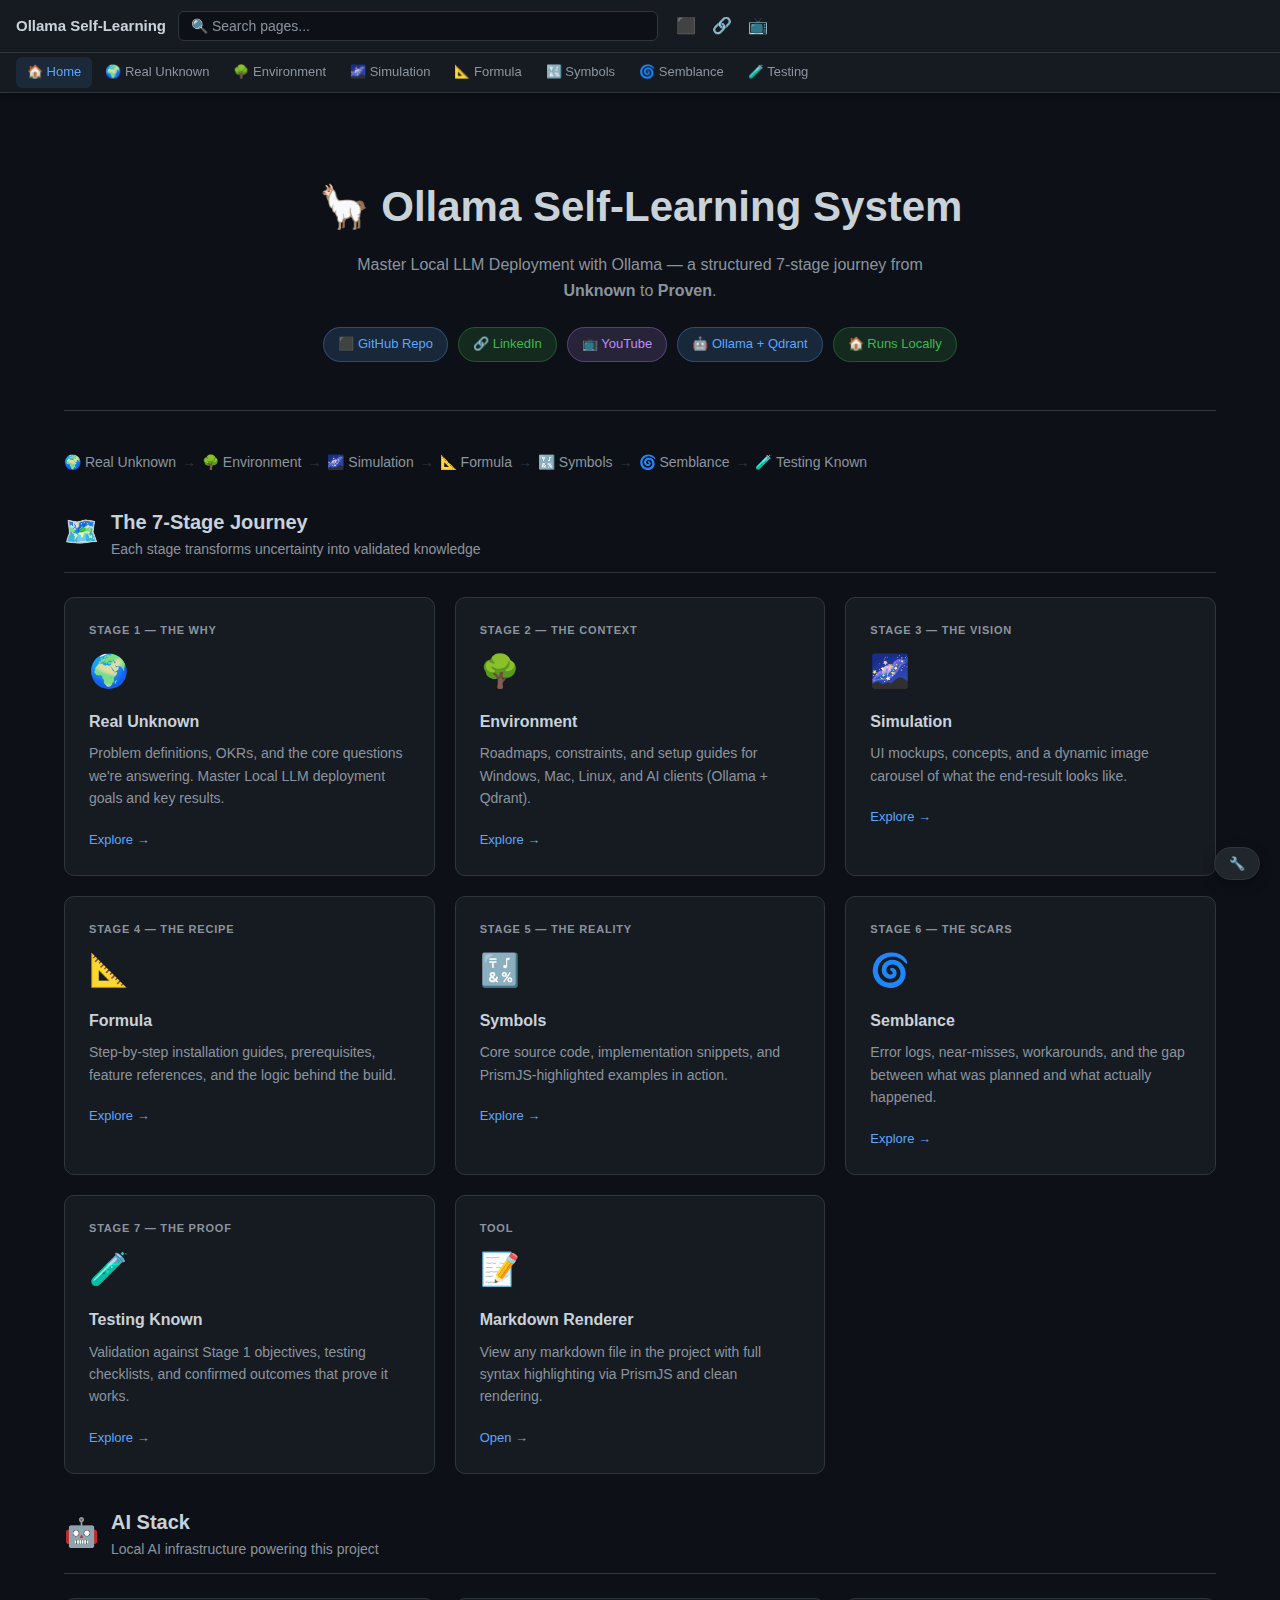
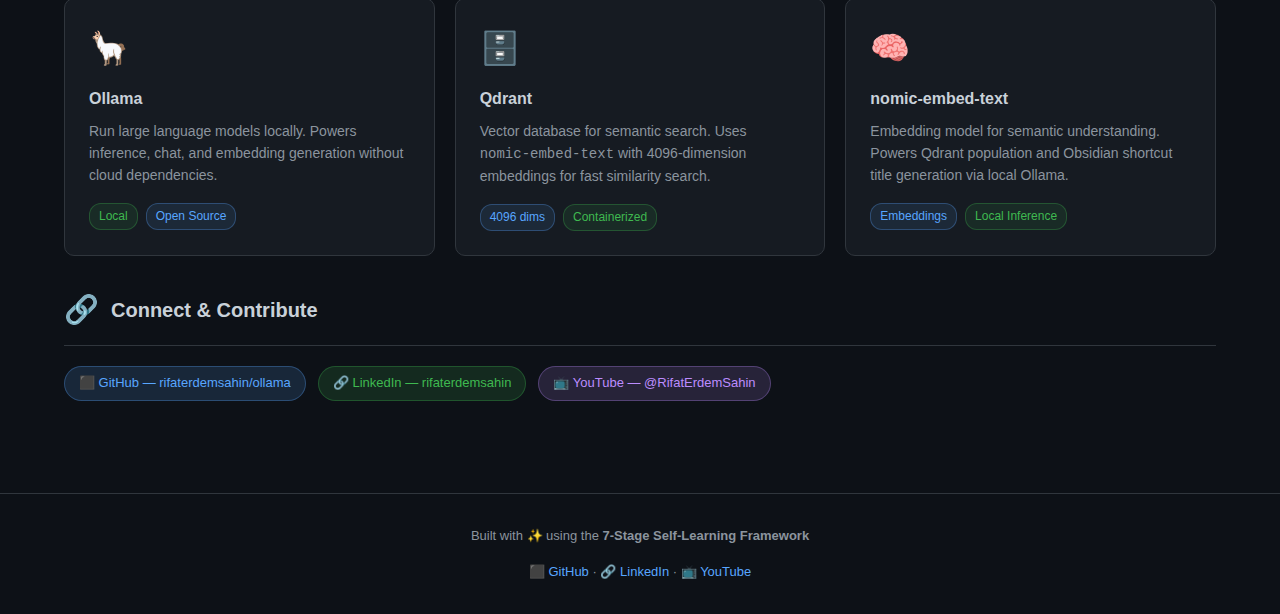
<file: index.html>
<!DOCTYPE html>
<html lang="en">
<head>
  <meta charset="UTF-8">
  <meta name="viewport" content="width=device-width, initial-scale=1.0">
  <title>Ollama Self-Learning System</title>
  <meta name="description" content="Master Local LLM Deployment with Ollama — a structured 7-stage self-learning journey from Unknown to Proven.">
  <link rel="canonical" href="https://rifaterdemsahin.github.io/ollama/">
  <link rel="stylesheet" href="nav.css">
  <style>
    .journey-arrow { color: var(--text-muted); font-size: 14px; display: flex; align-items: center; gap: 6px; flex-wrap: wrap; margin: 20px 0; }
    .journey-arrow span { white-space: nowrap; }
    .journey-sep { color: var(--border); }
    .section-card { display: block; text-decoration: none; color: inherit; }
    .section-card:hover .card-title { color: var(--accent); }
    .stage-num { font-size: 11px; font-weight: 700; color: var(--text-muted); text-transform: uppercase; letter-spacing: .8px; margin-bottom: 6px; }
  </style>
</head>
<body>

<nav id="main-nav" data-root="."></nav>

<main>
  <!-- HERO -->
  <section class="hero">
    <div class="hero-title">🦙 Ollama Self-Learning System</div>
    <p class="hero-sub">Master Local LLM Deployment with Ollama — a structured 7-stage journey from <strong>Unknown</strong> to <strong>Proven</strong>.</p>
    <div class="hero-badges">
      <a href="https://github.com/rifaterdemsahin/ollama" target="_blank" rel="noopener" class="badge badge-blue">⬛ GitHub Repo</a>
      <a href="https://www.linkedin.com/in/rifaterdemsahin" target="_blank" rel="noopener" class="badge badge-green">🔗 LinkedIn</a>
      <a href="https://www.youtube.com/@RifatErdemSahin" target="_blank" rel="noopener" class="badge badge-purple">📺 YouTube</a>
      <span class="badge badge-blue">🤖 Ollama + Qdrant</span>
      <span class="badge badge-green">🏠 Runs Locally</span>
    </div>
  </section>

  <!-- JOURNEY FLOW -->
  <div class="journey-arrow">
    <span>🌍 Real Unknown</span><span class="journey-sep">→</span>
    <span>🌳 Environment</span><span class="journey-sep">→</span>
    <span>🌌 Simulation</span><span class="journey-sep">→</span>
    <span>📐 Formula</span><span class="journey-sep">→</span>
    <span>🔣 Symbols</span><span class="journey-sep">→</span>
    <span>🌀 Semblance</span><span class="journey-sep">→</span>
    <span>🧪 Testing Known</span>
  </div>

  <!-- STAGE CARDS -->
  <div class="section-header mt-8">
    <span class="section-emoji">🗺️</span>
    <div>
      <div class="section-title">The 7-Stage Journey</div>
      <div class="section-subtitle">Each stage transforms uncertainty into validated knowledge</div>
    </div>
  </div>

  <div class="card-grid">
    <a href="1_Real_Unknown/index.html" class="card section-card">
      <div class="stage-num">Stage 1 — The Why</div>
      <span class="card-emoji">🌍</span>
      <div class="card-title">Real Unknown</div>
      <div class="card-desc">Problem definitions, OKRs, and the core questions we're answering. Master Local LLM deployment goals and key results.</div>
      <span class="card-link">Explore →</span>
    </a>

    <a href="2_Environment/index.html" class="card section-card">
      <div class="stage-num">Stage 2 — The Context</div>
      <span class="card-emoji">🌳</span>
      <div class="card-title">Environment</div>
      <div class="card-desc">Roadmaps, constraints, and setup guides for Windows, Mac, Linux, and AI clients (Ollama + Qdrant).</div>
      <span class="card-link">Explore →</span>
    </a>

    <a href="3_Simulation/index.html" class="card section-card">
      <div class="stage-num">Stage 3 — The Vision</div>
      <span class="card-emoji">🌌</span>
      <div class="card-title">Simulation</div>
      <div class="card-desc">UI mockups, concepts, and a dynamic image carousel of what the end-result looks like.</div>
      <span class="card-link">Explore →</span>
    </a>

    <a href="4_Formula/index.html" class="card section-card">
      <div class="stage-num">Stage 4 — The Recipe</div>
      <span class="card-emoji">📐</span>
      <div class="card-title">Formula</div>
      <div class="card-desc">Step-by-step installation guides, prerequisites, feature references, and the logic behind the build.</div>
      <span class="card-link">Explore →</span>
    </a>

    <a href="5_Symbols/index.html" class="card section-card">
      <div class="stage-num">Stage 5 — The Reality</div>
      <span class="card-emoji">🔣</span>
      <div class="card-title">Symbols</div>
      <div class="card-desc">Core source code, implementation snippets, and PrismJS-highlighted examples in action.</div>
      <span class="card-link">Explore →</span>
    </a>

    <a href="6_Semblance/index.html" class="card section-card">
      <div class="stage-num">Stage 6 — The Scars</div>
      <span class="card-emoji">🌀</span>
      <div class="card-title">Semblance</div>
      <div class="card-desc">Error logs, near-misses, workarounds, and the gap between what was planned and what actually happened.</div>
      <span class="card-link">Explore →</span>
    </a>

    <a href="7_Testing_Known/index.html" class="card section-card">
      <div class="stage-num">Stage 7 — The Proof</div>
      <span class="card-emoji">🧪</span>
      <div class="card-title">Testing Known</div>
      <div class="card-desc">Validation against Stage 1 objectives, testing checklists, and confirmed outcomes that prove it works.</div>
      <span class="card-link">Explore →</span>
    </a>

    <a href="markdown_renderer.html" class="card section-card">
      <div class="stage-num">Tool</div>
      <span class="card-emoji">📝</span>
      <div class="card-title">Markdown Renderer</div>
      <div class="card-desc">View any markdown file in the project with full syntax highlighting via PrismJS and clean rendering.</div>
      <span class="card-link">Open →</span>
    </a>
  </div>

  <!-- AI STACK -->
  <div class="section-header mt-8">
    <span class="section-emoji">🤖</span>
    <div>
      <div class="section-title">AI Stack</div>
      <div class="section-subtitle">Local AI infrastructure powering this project</div>
    </div>
  </div>
  <div class="card-grid">
    <div class="card">
      <span class="card-emoji">🦙</span>
      <div class="card-title">Ollama</div>
      <div class="card-desc">Run large language models locally. Powers inference, chat, and embedding generation without cloud dependencies.</div>
      <div class="flex gap-2 wrap mt-4">
        <span class="tag tag-green">Local</span>
        <span class="tag tag-blue">Open Source</span>
      </div>
    </div>
    <div class="card">
      <span class="card-emoji">🗄️</span>
      <div class="card-title">Qdrant</div>
      <div class="card-desc">Vector database for semantic search. Uses <code>nomic-embed-text</code> with 4096-dimension embeddings for fast similarity search.</div>
      <div class="flex gap-2 wrap mt-4">
        <span class="tag tag-blue">4096 dims</span>
        <span class="tag tag-green">Containerized</span>
      </div>
    </div>
    <div class="card">
      <span class="card-emoji">🧠</span>
      <div class="card-title">nomic-embed-text</div>
      <div class="card-desc">Embedding model for semantic understanding. Powers Qdrant population and Obsidian shortcut title generation via local Ollama.</div>
      <div class="flex gap-2 wrap mt-4">
        <span class="tag tag-blue">Embeddings</span>
        <span class="tag tag-green">Local Inference</span>
      </div>
    </div>
  </div>

  <!-- QUICK LINKS -->
  <div class="section-header mt-8">
    <span class="section-emoji">🔗</span>
    <div>
      <div class="section-title">Connect &amp; Contribute</div>
    </div>
  </div>
  <div class="flex gap-3 wrap">
    <a href="https://github.com/rifaterdemsahin/ollama" target="_blank" rel="noopener" class="badge badge-blue">⬛ GitHub — rifaterdemsahin/ollama</a>
    <a href="https://www.linkedin.com/in/rifaterdemsahin" target="_blank" rel="noopener" class="badge badge-green">🔗 LinkedIn — rifaterdemsahin</a>
    <a href="https://www.youtube.com/@RifatErdemSahin" target="_blank" rel="noopener" class="badge badge-purple">📺 YouTube — @RifatErdemSahin</a>
  </div>
</main>

<footer>
  <p>Built with ✨ using the <strong>7-Stage Self-Learning Framework</strong></p>
  <p class="mt-4">
    <a href="https://github.com/rifaterdemsahin/ollama" target="_blank" rel="noopener">⬛ GitHub</a> ·
    <a href="https://www.linkedin.com/in/rifaterdemsahin" target="_blank" rel="noopener">🔗 LinkedIn</a> ·
    <a href="https://www.youtube.com/@RifatErdemSahin" target="_blank" rel="noopener">📺 YouTube</a>
  </p>
</footer>

<script src="nav.js"></script>
</body>
</html>
</file>
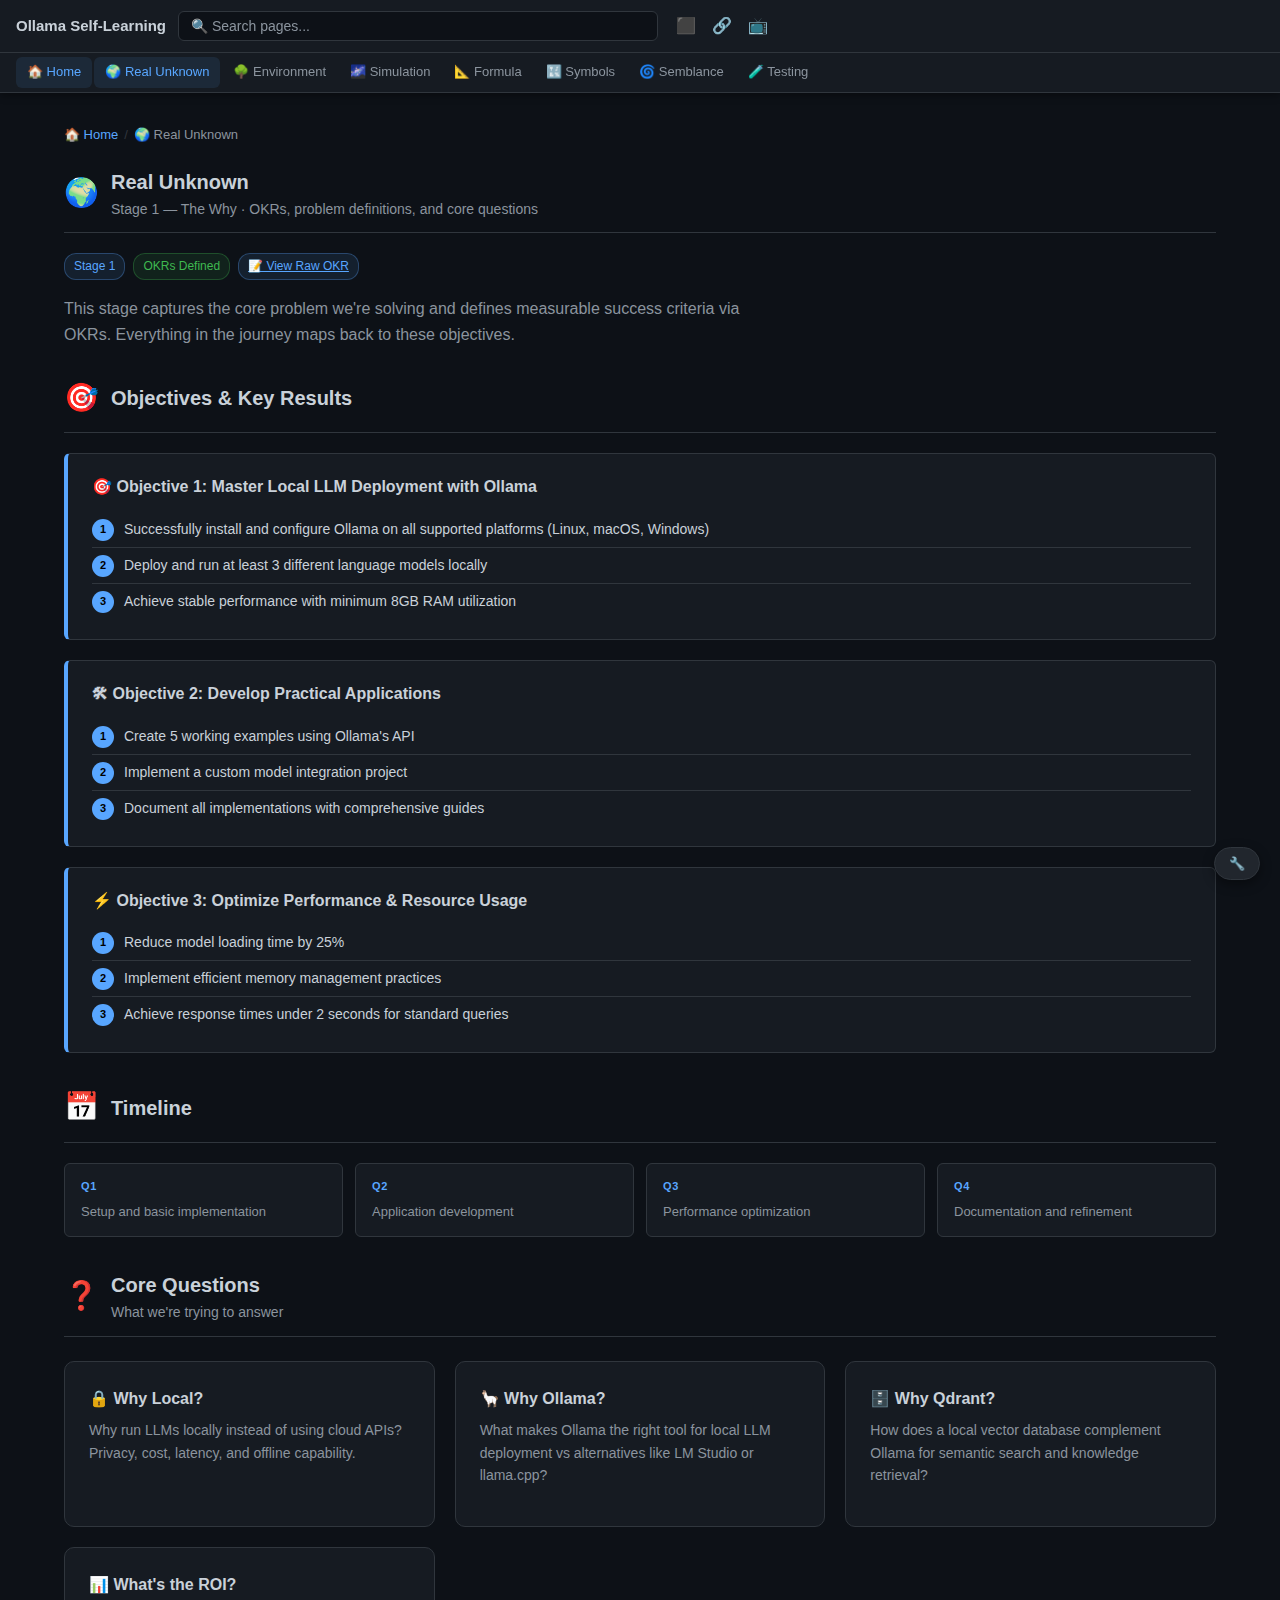
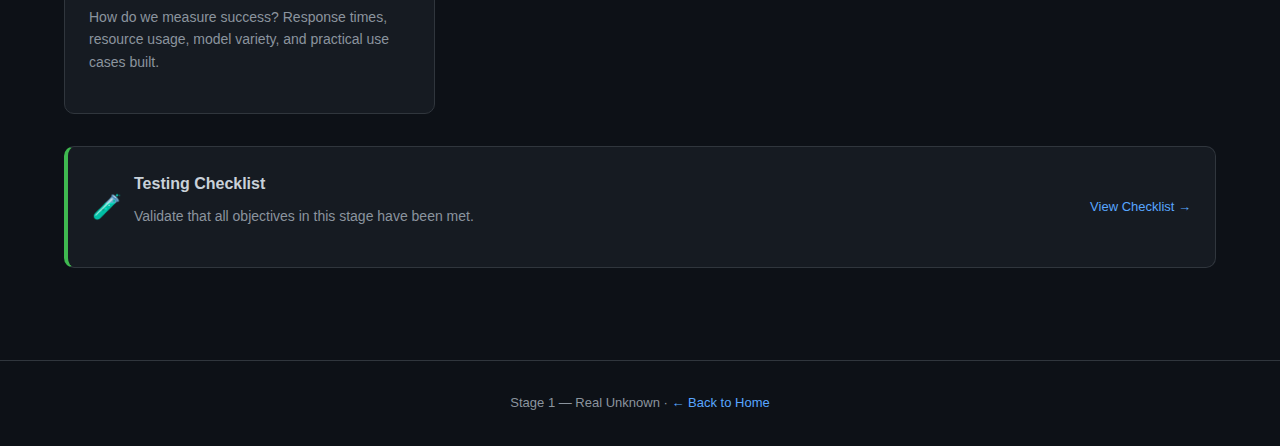
<file: 1_Real_Unknown/index.html>
<!DOCTYPE html>
<html lang="en">
<head>
  <meta charset="UTF-8">
  <meta name="viewport" content="width=device-width, initial-scale=1.0">
  <title>Real Unknown — OKRs | Ollama Self-Learning</title>
  <link rel="stylesheet" href="../nav.css">
  <style>
    .okr-block { background: var(--surface); border: 1px solid var(--border); border-left: 4px solid var(--accent); border-radius: var(--radius); padding: 20px 24px; margin-bottom: 20px; }
    .okr-objective { font-size: 16px; font-weight: 600; color: var(--text); margin-bottom: 12px; display: flex; align-items: center; gap: 8px; }
    .okr-kr-list { list-style: none; padding: 0; }
    .okr-kr-item { display: flex; align-items: flex-start; gap: 10px; padding: 6px 0; font-size: 14px; border-bottom: 1px solid var(--border); }
    .okr-kr-item:last-child { border-bottom: none; }
    .okr-kr-num { flex-shrink: 0; width: 22px; height: 22px; background: var(--accent); color: #000; font-size: 11px; font-weight: 700; border-radius: 50%; display: flex; align-items: center; justify-content: center; margin-top: 1px; }
    .timeline-grid { display: grid; grid-template-columns: repeat(auto-fit, minmax(160px, 1fr)); gap: 12px; margin: 20px 0; }
    .timeline-item { background: var(--surface); border: 1px solid var(--border); border-radius: var(--radius); padding: 14px 16px; }
    .timeline-q { font-size: 11px; font-weight: 700; color: var(--accent); text-transform: uppercase; letter-spacing: .6px; margin-bottom: 6px; }
    .timeline-desc { font-size: 13px; color: var(--text-muted); }
  </style>
</head>
<body>

<nav id="main-nav" data-root=".."></nav>

<main>
  <div class="breadcrumb">
    <a href="../index.html">🏠 Home</a>
    <span class="breadcrumb-sep">/</span>
    <span>🌍 Real Unknown</span>
  </div>

  <div class="section-header">
    <span class="section-emoji">🌍</span>
    <div>
      <div class="section-title">Real Unknown</div>
      <div class="section-subtitle">Stage 1 — The Why · OKRs, problem definitions, and core questions</div>
    </div>
  </div>

  <div class="flex gap-2 wrap mb-4">
    <span class="tag tag-blue">Stage 1</span>
    <span class="tag tag-green">OKRs Defined</span>
    <a href="../markdown_renderer.html?file=1_Real_Unknown/okr.md" class="tag tag-blue">📝 View Raw OKR</a>
  </div>

  <p style="color:var(--text-muted); margin-bottom:28px; max-width:680px;">
    This stage captures the core problem we're solving and defines measurable success criteria via OKRs.
    Everything in the journey maps back to these objectives.
  </p>

  <!-- OKRs -->
  <div class="section-header">
    <span class="section-emoji">🎯</span>
    <div>
      <div class="section-title">Objectives &amp; Key Results</div>
    </div>
  </div>

  <div class="okr-block">
    <div class="okr-objective">🎯 Objective 1: Master Local LLM Deployment with Ollama</div>
    <ul class="okr-kr-list">
      <li class="okr-kr-item"><span class="okr-kr-num">1</span><span>Successfully install and configure Ollama on all supported platforms (Linux, macOS, Windows)</span></li>
      <li class="okr-kr-item"><span class="okr-kr-num">2</span><span>Deploy and run at least 3 different language models locally</span></li>
      <li class="okr-kr-item"><span class="okr-kr-num">3</span><span>Achieve stable performance with minimum 8GB RAM utilization</span></li>
    </ul>
  </div>

  <div class="okr-block">
    <div class="okr-objective">🛠 Objective 2: Develop Practical Applications</div>
    <ul class="okr-kr-list">
      <li class="okr-kr-item"><span class="okr-kr-num">1</span><span>Create 5 working examples using Ollama's API</span></li>
      <li class="okr-kr-item"><span class="okr-kr-num">2</span><span>Implement a custom model integration project</span></li>
      <li class="okr-kr-item"><span class="okr-kr-num">3</span><span>Document all implementations with comprehensive guides</span></li>
    </ul>
  </div>

  <div class="okr-block">
    <div class="okr-objective">⚡ Objective 3: Optimize Performance &amp; Resource Usage</div>
    <ul class="okr-kr-list">
      <li class="okr-kr-item"><span class="okr-kr-num">1</span><span>Reduce model loading time by 25%</span></li>
      <li class="okr-kr-item"><span class="okr-kr-num">2</span><span>Implement efficient memory management practices</span></li>
      <li class="okr-kr-item"><span class="okr-kr-num">3</span><span>Achieve response times under 2 seconds for standard queries</span></li>
    </ul>
  </div>

  <!-- Timeline -->
  <div class="section-header mt-8">
    <span class="section-emoji">📅</span>
    <div><div class="section-title">Timeline</div></div>
  </div>
  <div class="timeline-grid">
    <div class="timeline-item"><div class="timeline-q">Q1</div><div class="timeline-desc">Setup and basic implementation</div></div>
    <div class="timeline-item"><div class="timeline-q">Q2</div><div class="timeline-desc">Application development</div></div>
    <div class="timeline-item"><div class="timeline-q">Q3</div><div class="timeline-desc">Performance optimization</div></div>
    <div class="timeline-item"><div class="timeline-q">Q4</div><div class="timeline-desc">Documentation and refinement</div></div>
  </div>

  <!-- Core Questions -->
  <div class="section-header mt-8">
    <span class="section-emoji">❓</span>
    <div><div class="section-title">Core Questions</div><div class="section-subtitle">What we're trying to answer</div></div>
  </div>
  <div class="card-grid">
    <div class="card"><div class="card-title">🔒 Why Local?</div><div class="card-desc">Why run LLMs locally instead of using cloud APIs? Privacy, cost, latency, and offline capability.</div></div>
    <div class="card"><div class="card-title">🦙 Why Ollama?</div><div class="card-desc">What makes Ollama the right tool for local LLM deployment vs alternatives like LM Studio or llama.cpp?</div></div>
    <div class="card"><div class="card-title">🗄️ Why Qdrant?</div><div class="card-desc">How does a local vector database complement Ollama for semantic search and knowledge retrieval?</div></div>
    <div class="card"><div class="card-title">📊 What's the ROI?</div><div class="card-desc">How do we measure success? Response times, resource usage, model variety, and practical use cases built.</div></div>
  </div>

  <!-- Testing link -->
  <div class="card mt-8" style="border-left:4px solid var(--green)">
    <div class="flex items-center gap-3">
      <span style="font-size:24px">🧪</span>
      <div>
        <div class="card-title">Testing Checklist</div>
        <div class="card-desc">Validate that all objectives in this stage have been met.</div>
      </div>
      <a href="../markdown_renderer.html?file=1_Real_Unknown/testing_checklist.md" class="card-link" style="margin-left:auto">View Checklist →</a>
    </div>
  </div>
</main>

<footer>
  <p>Stage 1 — Real Unknown · <a href="../index.html">← Back to Home</a></p>
</footer>

<script src="../nav.js"></script>
</body>
</html>
</file>
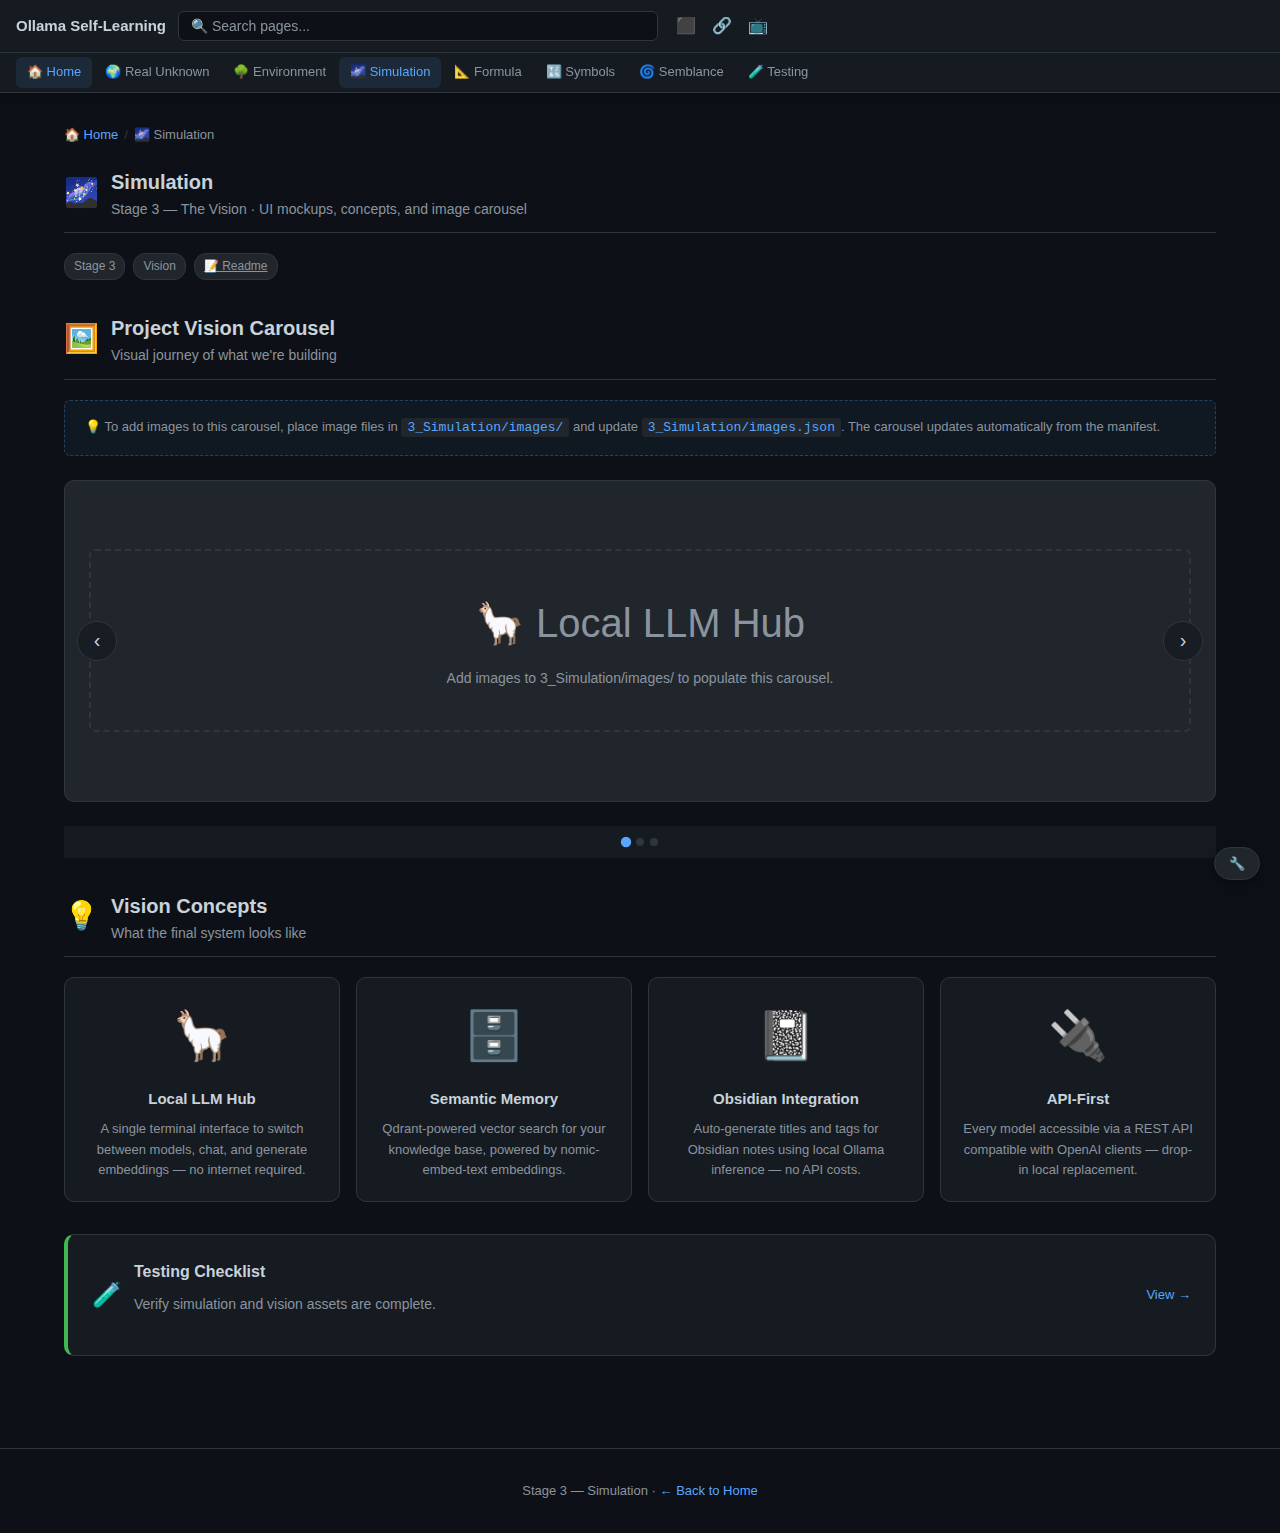
<file: 3_Simulation/index.html>
<!DOCTYPE html>
<html lang="en">
<head>
  <meta charset="UTF-8">
  <meta name="viewport" content="width=device-width, initial-scale=1.0">
  <title>Simulation — Vision | Ollama Self-Learning</title>
  <link rel="stylesheet" href="../nav.css">
  <style>
    .add-image-note {
      background: rgba(88,166,255,.05);
      border: 1px dashed rgba(88,166,255,.3);
      border-radius: var(--radius);
      padding: 16px 20px;
      font-size: 13px;
      color: var(--text-muted);
      margin-bottom: 20px;
    }
    .add-image-note code {
      background: var(--surface2);
      padding: 2px 6px;
      border-radius: 3px;
      color: var(--accent);
    }
    .vision-grid { display: grid; grid-template-columns: repeat(auto-fill, minmax(240px, 1fr)); gap: 16px; margin: 20px 0; }
    .vision-card { background: var(--surface); border: 1px solid var(--border); border-radius: 10px; padding: 20px; text-align: center; }
    .vision-card .big-emoji { font-size: 48px; margin-bottom: 12px; display: block; }
    .vision-card h3 { font-size: 15px; font-weight: 600; margin-bottom: 8px; }
    .vision-card p { font-size: 13px; color: var(--text-muted); }
  </style>
</head>
<body>

<nav id="main-nav" data-root=".."></nav>

<main>
  <div class="breadcrumb">
    <a href="../index.html">🏠 Home</a>
    <span class="breadcrumb-sep">/</span>
    <span>🌌 Simulation</span>
  </div>

  <div class="section-header">
    <span class="section-emoji">🌌</span>
    <div>
      <div class="section-title">Simulation</div>
      <div class="section-subtitle">Stage 3 — The Vision · UI mockups, concepts, and image carousel</div>
    </div>
  </div>

  <div class="flex gap-2 wrap mb-4">
    <span class="tag">Stage 3</span>
    <span class="tag tag-purple">Vision</span>
    <a href="../markdown_renderer.html?file=3_Simulation/readme.md" class="tag">📝 Readme</a>
  </div>

  <!-- IMAGE CAROUSEL -->
  <div class="section-header mt-8">
    <span class="section-emoji">🖼️</span>
    <div>
      <div class="section-title">Project Vision Carousel</div>
      <div class="section-subtitle">Visual journey of what we're building</div>
    </div>
  </div>

  <div class="add-image-note">
    💡 To add images to this carousel, place image files in <code>3_Simulation/images/</code> and update <code>3_Simulation/images.json</code>.
    The carousel updates automatically from the manifest.
  </div>

  <div class="carousel-wrap" id="carousel">
    <div class="carousel-track" id="carousel-track"></div>
    <button class="carousel-btn carousel-prev" id="carousel-prev">‹</button>
    <button class="carousel-btn carousel-next" id="carousel-next">›</button>
  </div>
  <div class="carousel-dots" id="carousel-dots"></div>

  <!-- VISION CONCEPTS -->
  <div class="section-header mt-8">
    <span class="section-emoji">💡</span>
    <div>
      <div class="section-title">Vision Concepts</div>
      <div class="section-subtitle">What the final system looks like</div>
    </div>
  </div>
  <div class="vision-grid">
    <div class="vision-card">
      <span class="big-emoji">🦙</span>
      <h3>Local LLM Hub</h3>
      <p>A single terminal interface to switch between models, chat, and generate embeddings — no internet required.</p>
    </div>
    <div class="vision-card">
      <span class="big-emoji">🗄️</span>
      <h3>Semantic Memory</h3>
      <p>Qdrant-powered vector search for your knowledge base, powered by nomic-embed-text embeddings.</p>
    </div>
    <div class="vision-card">
      <span class="big-emoji">📓</span>
      <h3>Obsidian Integration</h3>
      <p>Auto-generate titles and tags for Obsidian notes using local Ollama inference — no API costs.</p>
    </div>
    <div class="vision-card">
      <span class="big-emoji">🔌</span>
      <h3>API-First</h3>
      <p>Every model accessible via a REST API compatible with OpenAI clients — drop-in local replacement.</p>
    </div>
  </div>

  <div class="card mt-8" style="border-left:4px solid var(--green)">
    <div class="flex items-center gap-3">
      <span style="font-size:24px">🧪</span>
      <div>
        <div class="card-title">Testing Checklist</div>
        <div class="card-desc">Verify simulation and vision assets are complete.</div>
      </div>
      <a href="../markdown_renderer.html?file=3_Simulation/testing_checklist.md" class="card-link" style="margin-left:auto">View →</a>
    </div>
  </div>
</main>

<footer>
  <p>Stage 3 — Simulation · <a href="../index.html">← Back to Home</a></p>
</footer>

<script src="../nav.js"></script>
<script>
(function() {
  var track  = document.getElementById('carousel-track');
  var dots   = document.getElementById('carousel-dots');
  var prevBtn = document.getElementById('carousel-prev');
  var nextBtn = document.getElementById('carousel-next');
  var current = 0;
  var slides = [];
  var autoTimer;

  // Load images from manifest
  fetch('../3_Simulation/images.json')
    .then(function(r) { return r.json(); })
    .then(function(data) { buildCarousel(data.images || []); })
    .catch(function() { buildCarousel([]); });

  function buildCarousel(images) {
    if (!images.length) {
      // Placeholder slides when no images
      images = [
        { src: null, title: '🦙 Local LLM Hub', desc: 'Add images to 3_Simulation/images/ to populate this carousel.' },
        { src: null, title: '🗄️ Qdrant Vector DB', desc: 'Semantic search powered by nomic-embed-text (4096 dims).' },
        { src: null, title: '📐 The Formula', desc: 'Step-by-step recipes from installation to production.' }
      ];
    }

    slides = images;
    track.innerHTML = '';
    dots.innerHTML = '';

    images.forEach(function(img, i) {
      var slide = document.createElement('div');
      slide.className = 'carousel-slide';
      if (img.src) {
        slide.innerHTML = '<img src="../3_Simulation/images/' + img.src + '" alt="' + (img.title || '') + '">';
      } else {
        slide.innerHTML = '<div class="slide-placeholder"><div style="font-size:40px;margin-bottom:12px">' + (img.title || '🌌') + '</div><p>' + (img.desc || '') + '</p></div>';
      }
      track.appendChild(slide);

      var dot = document.createElement('button');
      dot.className = 'carousel-dot' + (i === 0 ? ' active' : '');
      dot.setAttribute('aria-label', 'Slide ' + (i + 1));
      dot.addEventListener('click', function() { goTo(i); });
      dots.appendChild(dot);
    });

    goTo(0);
    startAuto();
  }

  function goTo(n) {
    current = (n + slides.length) % slides.length;
    track.style.transform = 'translateX(-' + (current * 100) + '%)';
    document.querySelectorAll('.carousel-dot').forEach(function(d, i) {
      d.classList.toggle('active', i === current);
    });
  }

  function startAuto() {
    clearInterval(autoTimer);
    autoTimer = setInterval(function() { goTo(current + 1); }, 4000);
  }

  prevBtn.addEventListener('click', function() { goTo(current - 1); startAuto(); });
  nextBtn.addEventListener('click', function() { goTo(current + 1); startAuto(); });
})();
</script>
</body>
</html>
</file>
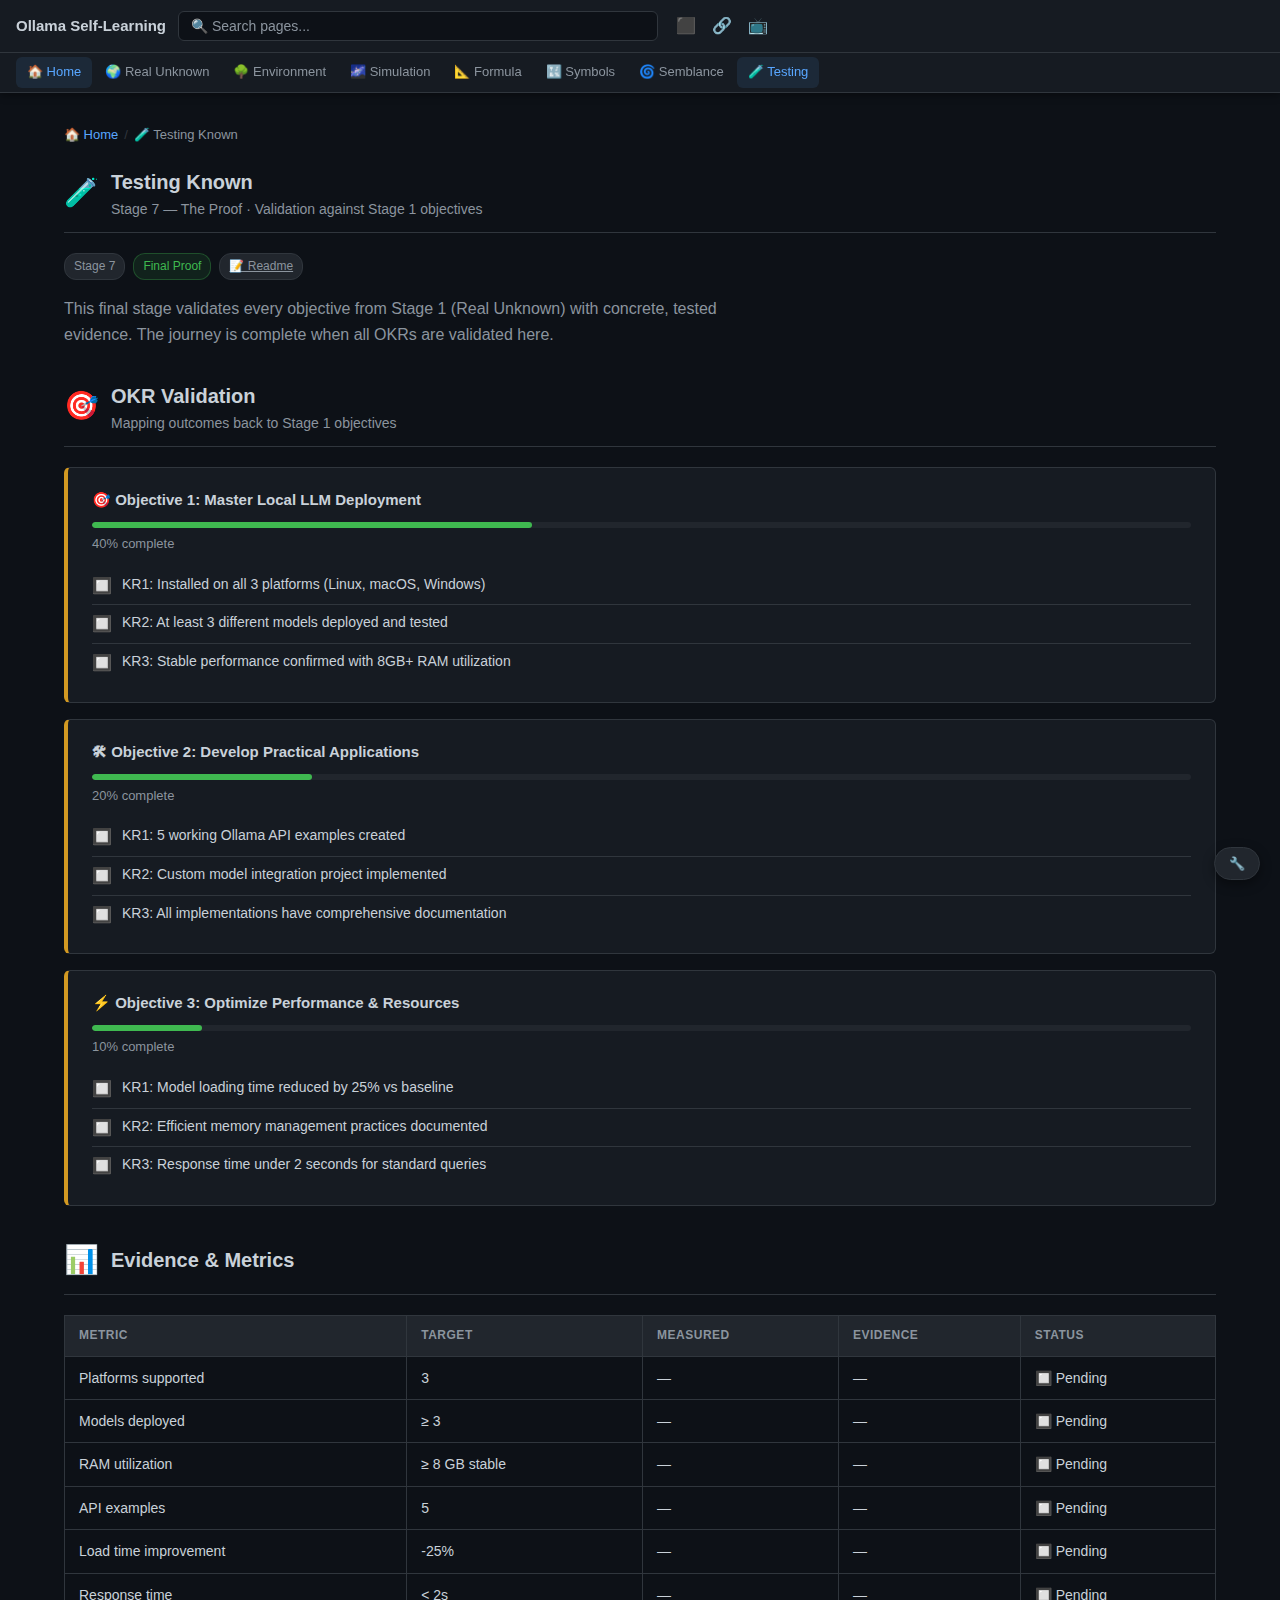
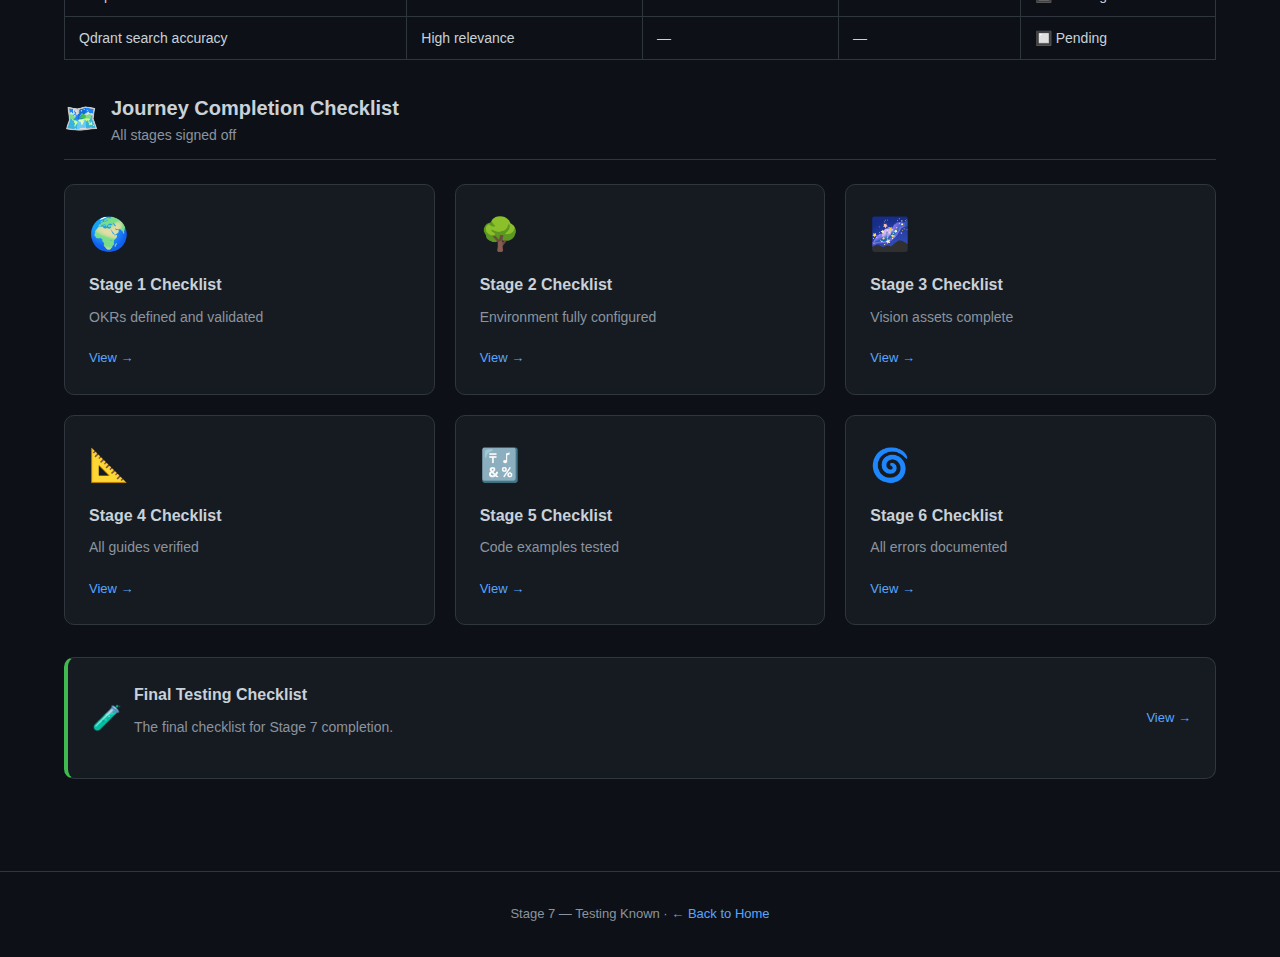
<file: 7_Testing_Known/index.html>
<!DOCTYPE html>
<html lang="en">
<head>
  <meta charset="UTF-8">
  <meta name="viewport" content="width=device-width, initial-scale=1.0">
  <title>Testing Known — Proof | Ollama Self-Learning</title>
  <link rel="stylesheet" href="../nav.css">
  <style>
    .validation-block { background: var(--surface); border: 1px solid var(--border); border-radius: var(--radius); padding: 20px 24px; margin-bottom: 16px; }
    .validation-block.passed { border-left: 4px solid var(--green); }
    .validation-block.pending { border-left: 4px solid var(--yellow); }
    .validation-title { font-size: 15px; font-weight: 600; margin-bottom: 10px; }
    .val-check { display: flex; gap: 10px; align-items: flex-start; padding: 6px 0; font-size: 14px; border-bottom: 1px solid var(--border); }
    .val-check:last-child { border-bottom: none; }
    .val-icon { flex-shrink: 0; font-size: 16px; }
    .proof-table { width: 100%; border-collapse: collapse; font-size: 14px; margin: 16px 0; }
    .proof-table th { background: var(--surface2); padding: 10px 14px; text-align: left; border: 1px solid var(--border); font-size: 12px; font-weight: 600; text-transform: uppercase; letter-spacing: .5px; color: var(--text-muted); }
    .proof-table td { padding: 10px 14px; border: 1px solid var(--border); }
    .proof-table tr:hover td { background: var(--surface2); }
    .progress-bar { height: 6px; background: var(--surface2); border-radius: 3px; overflow: hidden; margin-top: 6px; }
    .progress-fill { height: 100%; background: var(--green); border-radius: 3px; transition: width .4s ease; }
  </style>
</head>
<body>

<nav id="main-nav" data-root=".."></nav>

<main>
  <div class="breadcrumb">
    <a href="../index.html">🏠 Home</a>
    <span class="breadcrumb-sep">/</span>
    <span>🧪 Testing Known</span>
  </div>

  <div class="section-header">
    <span class="section-emoji">🧪</span>
    <div>
      <div class="section-title">Testing Known</div>
      <div class="section-subtitle">Stage 7 — The Proof · Validation against Stage 1 objectives</div>
    </div>
  </div>

  <div class="flex gap-2 wrap mb-4">
    <span class="tag">Stage 7</span>
    <span class="tag tag-green">Final Proof</span>
    <a href="../markdown_renderer.html?file=7_Testing_Known/readme.md" class="tag">📝 Readme</a>
  </div>

  <p style="color:var(--text-muted); max-width:680px; margin-bottom:28px;">
    This final stage validates every objective from Stage 1 (Real Unknown) with concrete, tested evidence.
    The journey is complete when all OKRs are validated here.
  </p>

  <!-- OKR Validation -->
  <div class="section-header mt-8">
    <span class="section-emoji">🎯</span>
    <div><div class="section-title">OKR Validation</div><div class="section-subtitle">Mapping outcomes back to Stage 1 objectives</div></div>
  </div>

  <div class="validation-block pending">
    <div class="validation-title">🎯 Objective 1: Master Local LLM Deployment</div>
    <div class="progress-bar"><div class="progress-fill" style="width:40%"></div></div>
    <p class="text-sm text-muted" style="margin:6px 0 12px">40% complete</p>
    <div class="val-check"><span class="val-icon">🔲</span><span>KR1: Installed on all 3 platforms (Linux, macOS, Windows)</span></div>
    <div class="val-check"><span class="val-icon">🔲</span><span>KR2: At least 3 different models deployed and tested</span></div>
    <div class="val-check"><span class="val-icon">🔲</span><span>KR3: Stable performance confirmed with 8GB+ RAM utilization</span></div>
  </div>

  <div class="validation-block pending">
    <div class="validation-title">🛠 Objective 2: Develop Practical Applications</div>
    <div class="progress-bar"><div class="progress-fill" style="width:20%"></div></div>
    <p class="text-sm text-muted" style="margin:6px 0 12px">20% complete</p>
    <div class="val-check"><span class="val-icon">🔲</span><span>KR1: 5 working Ollama API examples created</span></div>
    <div class="val-check"><span class="val-icon">🔲</span><span>KR2: Custom model integration project implemented</span></div>
    <div class="val-check"><span class="val-icon">🔲</span><span>KR3: All implementations have comprehensive documentation</span></div>
  </div>

  <div class="validation-block pending">
    <div class="validation-title">⚡ Objective 3: Optimize Performance &amp; Resources</div>
    <div class="progress-bar"><div class="progress-fill" style="width:10%"></div></div>
    <p class="text-sm text-muted" style="margin:6px 0 12px">10% complete</p>
    <div class="val-check"><span class="val-icon">🔲</span><span>KR1: Model loading time reduced by 25% vs baseline</span></div>
    <div class="val-check"><span class="val-icon">🔲</span><span>KR2: Efficient memory management practices documented</span></div>
    <div class="val-check"><span class="val-icon">🔲</span><span>KR3: Response time under 2 seconds for standard queries</span></div>
  </div>

  <!-- Evidence Table -->
  <div class="section-header mt-8">
    <span class="section-emoji">📊</span>
    <div><div class="section-title">Evidence &amp; Metrics</div></div>
  </div>

  <table class="proof-table">
    <thead>
      <tr>
        <th>Metric</th><th>Target</th><th>Measured</th><th>Evidence</th><th>Status</th>
      </tr>
    </thead>
    <tbody>
      <tr><td>Platforms supported</td><td>3</td><td>—</td><td>—</td><td>🔲 Pending</td></tr>
      <tr><td>Models deployed</td><td>≥ 3</td><td>—</td><td>—</td><td>🔲 Pending</td></tr>
      <tr><td>RAM utilization</td><td>≥ 8 GB stable</td><td>—</td><td>—</td><td>🔲 Pending</td></tr>
      <tr><td>API examples</td><td>5</td><td>—</td><td>—</td><td>🔲 Pending</td></tr>
      <tr><td>Load time improvement</td><td>-25%</td><td>—</td><td>—</td><td>🔲 Pending</td></tr>
      <tr><td>Response time</td><td>&lt; 2s</td><td>—</td><td>—</td><td>🔲 Pending</td></tr>
      <tr><td>Qdrant search accuracy</td><td>High relevance</td><td>—</td><td>—</td><td>🔲 Pending</td></tr>
    </tbody>
  </table>

  <!-- Stage-by-Stage Validation -->
  <div class="section-header mt-8">
    <span class="section-emoji">🗺️</span>
    <div><div class="section-title">Journey Completion Checklist</div><div class="section-subtitle">All stages signed off</div></div>
  </div>
  <div class="card-grid">
    <a href="../1_Real_Unknown/testing_checklist.md" class="card section-card" style="text-decoration:none;color:inherit">
      <span class="card-emoji">🌍</span><div class="card-title">Stage 1 Checklist</div><div class="card-desc">OKRs defined and validated</div><span class="card-link">View →</span>
    </a>
    <a href="../2_Environment/testing_checklist.md" class="card section-card" style="text-decoration:none;color:inherit">
      <span class="card-emoji">🌳</span><div class="card-title">Stage 2 Checklist</div><div class="card-desc">Environment fully configured</div><span class="card-link">View →</span>
    </a>
    <a href="../3_Simulation/testing_checklist.md" class="card section-card" style="text-decoration:none;color:inherit">
      <span class="card-emoji">🌌</span><div class="card-title">Stage 3 Checklist</div><div class="card-desc">Vision assets complete</div><span class="card-link">View →</span>
    </a>
    <a href="../4_Formula/testing_checklist.md" class="card section-card" style="text-decoration:none;color:inherit">
      <span class="card-emoji">📐</span><div class="card-title">Stage 4 Checklist</div><div class="card-desc">All guides verified</div><span class="card-link">View →</span>
    </a>
    <a href="../5_Symbols/testing_checklist.md" class="card section-card" style="text-decoration:none;color:inherit">
      <span class="card-emoji">🔣</span><div class="card-title">Stage 5 Checklist</div><div class="card-desc">Code examples tested</div><span class="card-link">View →</span>
    </a>
    <a href="../6_Semblance/testing_checklist.md" class="card section-card" style="text-decoration:none;color:inherit">
      <span class="card-emoji">🌀</span><div class="card-title">Stage 6 Checklist</div><div class="card-desc">All errors documented</div><span class="card-link">View →</span>
    </a>
  </div>

  <div class="card mt-8" style="border-left:4px solid var(--green)">
    <div class="flex items-center gap-3">
      <span style="font-size:24px">🧪</span>
      <div>
        <div class="card-title">Final Testing Checklist</div>
        <div class="card-desc">The final checklist for Stage 7 completion.</div>
      </div>
      <a href="../markdown_renderer.html?file=7_Testing_Known/testing_checklist.md" class="card-link" style="margin-left:auto">View →</a>
    </div>
  </div>
</main>

<footer>
  <p>Stage 7 — Testing Known · <a href="../index.html">← Back to Home</a></p>
</footer>

<script src="../nav.js"></script>
</body>
</html>
</file>
<file: nav.css>
/* nav.css — Shared navigation styles for Ollama Self-Learning System */

:root {
  --bg:        #0d1117;
  --surface:   #161b22;
  --surface2:  #21262d;
  --border:    #30363d;
  --text:      #c9d1d9;
  --text-muted:#8b949e;
  --accent:    #58a6ff;
  --green:     #3fb950;
  --yellow:    #d29922;
  --red:       #f85149;
  --purple:    #bc8cff;
  --nav-h:     52px;
  --debug-h:   36px;
  --content-h: 40px;
  --radius:    6px;
  --transition:150ms ease;
}

* { box-sizing: border-box; margin: 0; padding: 0; }

body {
  font-family: -apple-system, BlinkMacSystemFont, 'Segoe UI', Roboto, sans-serif;
  background: var(--bg);
  color: var(--text);
  line-height: 1.6;
}

/* ── NAV WRAPPER ─────────────────────────────────────────────────────────── */
#main-nav {
  position: sticky;
  top: 0;
  z-index: 1000;
  background: var(--surface);
  border-bottom: 1px solid var(--border);
  box-shadow: 0 2px 8px rgba(0,0,0,.4);
}

.nav-container { width: 100%; }

/* ── TOP BAR (brand + search + social) ──────────────────────────────────── */
.nav-top {
  display: flex;
  align-items: center;
  gap: 12px;
  padding: 0 16px;
  height: var(--nav-h);
  max-width: 1400px;
  margin: 0 auto;
}

.nav-brand {
  display: flex;
  align-items: center;
  gap: 10px;
  flex-shrink: 0;
}

.nav-hamburger {
  display: none;
  background: none;
  border: 1px solid var(--border);
  color: var(--text);
  font-size: 18px;
  width: 34px; height: 34px;
  border-radius: var(--radius);
  cursor: pointer;
  transition: var(--transition);
}
.nav-hamburger:hover { background: var(--surface2); }

.nav-title {
  font-size: 15px;
  font-weight: 600;
  color: var(--text);
  text-decoration: none;
  white-space: nowrap;
}
.nav-title:hover { color: var(--accent); }

/* ── SEARCH ──────────────────────────────────────────────────────────────── */
.nav-search-wrap {
  position: relative;
  flex: 1;
  max-width: 480px;
}

.nav-search {
  width: 100%;
  background: var(--bg);
  border: 1px solid var(--border);
  color: var(--text);
  font-size: 14px;
  padding: 6px 12px;
  border-radius: var(--radius);
  outline: none;
  transition: var(--transition);
}
.nav-search:focus { border-color: var(--accent); box-shadow: 0 0 0 3px rgba(88,166,255,.15); }
.nav-search::placeholder { color: var(--text-muted); }

.nav-search-results {
  display: none;
  position: absolute;
  top: calc(100% + 4px);
  left: 0; right: 0;
  background: var(--surface);
  border: 1px solid var(--border);
  border-radius: var(--radius);
  box-shadow: 0 8px 24px rgba(0,0,0,.5);
  max-height: 360px;
  overflow-y: auto;
  z-index: 2000;
}

.nav-search-item {
  display: flex;
  align-items: flex-start;
  gap: 10px;
  padding: 9px 14px;
  text-decoration: none;
  color: var(--text);
  border-bottom: 1px solid var(--border);
  transition: var(--transition);
}
.nav-search-item:last-child { border-bottom: none; }
.nav-search-item:hover, .nav-search-item.active { background: var(--surface2); }
.nav-search-emoji { font-size: 16px; flex-shrink: 0; margin-top: 1px; }
.nav-search-text { display: flex; flex-direction: column; gap: 2px; }
.nav-search-label { font-size: 14px; font-weight: 500; }
.nav-search-desc  { font-size: 12px; color: var(--text-muted); }
.nav-search-empty { padding: 12px 14px; color: var(--text-muted); font-size: 14px; }
.nav-search-item mark { background: none; color: var(--accent); font-weight: 600; }

/* ── SOCIAL LINKS ────────────────────────────────────────────────────────── */
.nav-social { display: flex; align-items: center; gap: 4px; flex-shrink: 0; }
.nav-social-link {
  display: flex;
  align-items: center;
  justify-content: center;
  width: 32px; height: 32px;
  font-size: 16px;
  text-decoration: none;
  border-radius: var(--radius);
  transition: var(--transition);
}
.nav-social-link:hover { background: var(--surface2); transform: scale(1.1); }

/* ── DEBUG BAR ───────────────────────────────────────────────────────────── */
.nav-debug-bar {
  display: flex;
  align-items: center;
  gap: 4px;
  padding: 0 16px;
  height: var(--debug-h);
  background: rgba(210,153,34,.08);
  border-top: 1px solid rgba(210,153,34,.25);
  overflow-x: auto;
  scrollbar-width: none;
}
.nav-debug-bar::-webkit-scrollbar { display: none; }

.nav-debug-label {
  font-size: 11px;
  font-weight: 600;
  color: var(--yellow);
  text-transform: uppercase;
  letter-spacing: .6px;
  margin-right: 6px;
  flex-shrink: 0;
}

.nav-debug-link {
  display: inline-flex;
  align-items: center;
  gap: 4px;
  padding: 4px 10px;
  font-size: 12px;
  font-weight: 500;
  color: var(--yellow);
  text-decoration: none;
  border: 1px solid rgba(210,153,34,.35);
  border-radius: var(--radius);
  white-space: nowrap;
  transition: var(--transition);
}
.nav-debug-link:hover { background: rgba(210,153,34,.15); }

/* ── CONTENT MENU BAR ────────────────────────────────────────────────────── */
.nav-content-bar {
  display: flex;
  align-items: center;
  gap: 2px;
  padding: 0 16px;
  height: var(--content-h);
  border-top: 1px solid var(--border);
  overflow-x: auto;
  scrollbar-width: none;
  max-width: 1400px;
  margin: 0 auto;
}
.nav-content-bar::-webkit-scrollbar { display: none; }

.nav-content-link {
  display: inline-flex;
  align-items: center;
  gap: 5px;
  padding: 5px 11px;
  font-size: 13px;
  font-weight: 500;
  color: var(--text-muted);
  text-decoration: none;
  border-radius: var(--radius);
  white-space: nowrap;
  transition: var(--transition);
}
.nav-content-link:hover { color: var(--text); background: var(--surface2); }
.nav-content-link.active { color: var(--accent); background: rgba(88,166,255,.1); }

/* ── MOBILE DROPDOWN MENU ────────────────────────────────────────────────── */
.nav-mobile-menu {
  display: none;
  flex-direction: column;
  padding: 8px 0 16px;
  background: var(--surface);
  border-top: 1px solid var(--border);
  max-height: 70vh;
  overflow-y: auto;
}
.nav-mobile-menu.open { display: flex; }

.nav-mobile-section { padding: 8px 16px; }
.nav-mobile-section-title {
  font-size: 11px;
  font-weight: 600;
  color: var(--text-muted);
  text-transform: uppercase;
  letter-spacing: .6px;
  padding: 6px 0 4px;
}

.nav-mobile-link {
  display: flex;
  align-items: center;
  gap: 8px;
  padding: 8px 10px;
  font-size: 14px;
  color: var(--text);
  text-decoration: none;
  border-radius: var(--radius);
  transition: var(--transition);
}
.nav-mobile-link:hover { background: var(--surface2); }

/* ── DEBUG TOGGLE BUTTON ─────────────────────────────────────────────────── */
.debug-toggle-btn {
  position: fixed;
  bottom: 20px;
  right: 20px;
  z-index: 9999;
  background: var(--surface2);
  border: 1px solid var(--border);
  color: var(--text-muted);
  font-size: 13px;
  padding: 8px 14px;
  border-radius: 20px;
  cursor: pointer;
  transition: var(--transition);
  box-shadow: 0 4px 12px rgba(0,0,0,.4);
}
.debug-toggle-btn:hover { background: var(--surface); color: var(--text); }
.debug-toggle-btn.debug-on {
  background: rgba(210,153,34,.15);
  border-color: var(--yellow);
  color: var(--yellow);
}

/* ── MAIN CONTENT AREA ───────────────────────────────────────────────────── */
main {
  max-width: 1200px;
  margin: 0 auto;
  padding: 32px 24px;
}

/* ── CARDS ───────────────────────────────────────────────────────────────── */
.card {
  background: var(--surface);
  border: 1px solid var(--border);
  border-radius: 10px;
  padding: 24px;
  transition: var(--transition);
}
.card:hover { border-color: var(--accent); }

.card-grid {
  display: grid;
  grid-template-columns: repeat(auto-fill, minmax(280px, 1fr));
  gap: 20px;
  margin: 24px 0;
}

.card-emoji { font-size: 32px; margin-bottom: 12px; display: block; }
.card-title { font-size: 16px; font-weight: 600; margin-bottom: 8px; }
.card-desc  { font-size: 14px; color: var(--text-muted); margin-bottom: 16px; }
.card-link  {
  display: inline-flex;
  align-items: center;
  gap: 5px;
  font-size: 13px;
  color: var(--accent);
  text-decoration: none;
  font-weight: 500;
}
.card-link:hover { text-decoration: underline; }

/* ── HERO ────────────────────────────────────────────────────────────────── */
.hero {
  text-align: center;
  padding: 48px 24px;
  border-bottom: 1px solid var(--border);
  margin-bottom: 40px;
}
.hero-title  { font-size: clamp(24px, 5vw, 42px); font-weight: 700; margin-bottom: 12px; }
.hero-sub    { font-size: 16px; color: var(--text-muted); max-width: 600px; margin: 0 auto 24px; }
.hero-badges { display: flex; gap: 10px; justify-content: center; flex-wrap: wrap; }

.badge {
  display: inline-flex;
  align-items: center;
  gap: 5px;
  padding: 6px 14px;
  font-size: 13px;
  font-weight: 500;
  border-radius: 20px;
  text-decoration: none;
  transition: var(--transition);
}
.badge-blue   { background: rgba(88,166,255,.15); color: var(--accent); border: 1px solid rgba(88,166,255,.3); }
.badge-green  { background: rgba(63,185,80,.15);  color: var(--green);  border: 1px solid rgba(63,185,80,.3); }
.badge-purple { background: rgba(188,140,255,.15);color: var(--purple); border: 1px solid rgba(188,140,255,.3); }
.badge:hover { filter: brightness(1.2); }

/* ── SECTION HEADER ──────────────────────────────────────────────────────── */
.section-header {
  display: flex;
  align-items: center;
  gap: 12px;
  margin-bottom: 20px;
  padding-bottom: 12px;
  border-bottom: 1px solid var(--border);
}
.section-emoji { font-size: 28px; }
.section-title { font-size: 20px; font-weight: 600; }
.section-subtitle { font-size: 14px; color: var(--text-muted); }

/* ── PROSE (for markdown content) ───────────────────────────────────────── */
.prose h1,.prose h2,.prose h3,.prose h4 { font-weight: 600; margin: 1.5em 0 .5em; color: var(--text); }
.prose h1 { font-size: 28px; border-bottom: 1px solid var(--border); padding-bottom: 8px; }
.prose h2 { font-size: 22px; border-bottom: 1px solid var(--border); padding-bottom: 6px; }
.prose h3 { font-size: 18px; }
.prose p  { margin: .75em 0; }
.prose a  { color: var(--accent); text-decoration: none; }
.prose a:hover { text-decoration: underline; }
.prose code {
  background: var(--surface2);
  border: 1px solid var(--border);
  border-radius: 4px;
  padding: 2px 6px;
  font-size: .9em;
  font-family: 'JetBrains Mono', 'Fira Code', monospace;
}
.prose pre {
  background: var(--surface2);
  border: 1px solid var(--border);
  border-radius: var(--radius);
  padding: 16px;
  overflow-x: auto;
  margin: 1em 0;
}
.prose pre code { background: none; border: none; padding: 0; font-size: 13px; }
.prose ul,.prose ol { padding-left: 24px; margin: .75em 0; }
.prose li { margin: .3em 0; }
.prose blockquote {
  border-left: 4px solid var(--accent);
  margin: 1em 0;
  padding: 8px 16px;
  color: var(--text-muted);
  background: rgba(88,166,255,.05);
  border-radius: 0 var(--radius) var(--radius) 0;
}
.prose table { border-collapse: collapse; width: 100%; margin: 1em 0; }
.prose th,.prose td { border: 1px solid var(--border); padding: 8px 12px; text-align: left; }
.prose th { background: var(--surface2); font-weight: 600; }
.prose tr:hover td { background: var(--surface2); }
.prose img { max-width: 100%; border-radius: var(--radius); }

/* ── BREADCRUMB ──────────────────────────────────────────────────────────── */
.breadcrumb {
  display: flex;
  align-items: center;
  gap: 6px;
  font-size: 13px;
  color: var(--text-muted);
  margin-bottom: 20px;
}
.breadcrumb a { color: var(--accent); text-decoration: none; }
.breadcrumb a:hover { text-decoration: underline; }
.breadcrumb-sep { color: var(--border); }

/* ── CHECKLIST ───────────────────────────────────────────────────────────── */
.checklist-item {
  display: flex;
  align-items: flex-start;
  gap: 10px;
  padding: 8px 12px;
  border-radius: var(--radius);
  margin-bottom: 6px;
  font-size: 14px;
  background: var(--surface2);
}
.checklist-item input[type=checkbox] { margin-top: 2px; accent-color: var(--green); }

/* ── PAGE FOOTER ─────────────────────────────────────────────────────────── */
footer {
  text-align: center;
  padding: 32px 16px;
  border-top: 1px solid var(--border);
  color: var(--text-muted);
  font-size: 13px;
  margin-top: 60px;
}
footer a { color: var(--accent); text-decoration: none; }
footer a:hover { text-decoration: underline; }

/* ── CAROUSEL ────────────────────────────────────────────────────────────── */
.carousel-wrap {
  position: relative;
  background: var(--surface2);
  border: 1px solid var(--border);
  border-radius: 10px;
  overflow: hidden;
  margin: 24px 0;
}
.carousel-track {
  display: flex;
  transition: transform 0.4s ease;
}
.carousel-slide {
  min-width: 100%;
  display: flex;
  align-items: center;
  justify-content: center;
  padding: 24px;
  min-height: 320px;
  text-align: center;
}
.carousel-slide img { max-height: 280px; max-width: 100%; object-fit: contain; border-radius: var(--radius); }
.carousel-slide .slide-placeholder {
  color: var(--text-muted);
  font-size: 14px;
  padding: 40px;
  border: 2px dashed var(--border);
  border-radius: var(--radius);
  width: 100%;
}
.carousel-btn {
  position: absolute;
  top: 50%;
  transform: translateY(-50%);
  background: rgba(22,27,34,.85);
  border: 1px solid var(--border);
  color: var(--text);
  font-size: 20px;
  width: 40px; height: 40px;
  border-radius: 50%;
  cursor: pointer;
  z-index: 10;
  transition: var(--transition);
  display: flex;
  align-items: center;
  justify-content: center;
}
.carousel-btn:hover { background: var(--surface); }
.carousel-prev { left: 12px; }
.carousel-next { right: 12px; }
.carousel-dots {
  display: flex;
  justify-content: center;
  gap: 6px;
  padding: 12px;
  background: var(--surface);
}
.carousel-dot {
  width: 8px; height: 8px;
  border-radius: 50%;
  background: var(--border);
  cursor: pointer;
  transition: var(--transition);
  border: none;
}
.carousel-dot.active { background: var(--accent); transform: scale(1.3); }

/* ── UTIL ────────────────────────────────────────────────────────────────── */
.tag {
  display: inline-flex;
  align-items: center;
  gap: 4px;
  padding: 3px 9px;
  font-size: 12px;
  font-weight: 500;
  border-radius: 12px;
  background: var(--surface2);
  border: 1px solid var(--border);
  color: var(--text-muted);
}
.tag-green  { background: rgba(63,185,80,.1);  border-color: rgba(63,185,80,.3);  color: var(--green); }
.tag-blue   { background: rgba(88,166,255,.1); border-color: rgba(88,166,255,.3); color: var(--accent); }
.tag-yellow { background: rgba(210,153,34,.1); border-color: rgba(210,153,34,.3); color: var(--yellow); }
.tag-red    { background: rgba(248,81,73,.1);  border-color: rgba(248,81,73,.3);  color: var(--red); }

.mt-4  { margin-top: 16px; }
.mt-8  { margin-top: 32px; }
.mb-4  { margin-bottom: 16px; }
.flex  { display: flex; }
.gap-2 { gap: 8px; }
.gap-3 { gap: 12px; }
.wrap  { flex-wrap: wrap; }
.items-center { align-items: center; }
.text-muted { color: var(--text-muted); }
.text-sm { font-size: 13px; }

/* ── RESPONSIVE ──────────────────────────────────────────────────────────── */
@media (max-width: 768px) {
  .nav-hamburger { display: flex; align-items: center; justify-content: center; }
  .nav-content-bar { display: none; }
  .nav-debug-bar { display: none; }
  .nav-mobile-menu { display: none; }
  .nav-mobile-menu.open { display: flex; }
  .nav-social { display: none; }
  .nav-search-wrap { max-width: none; }
  main { padding: 20px 16px; }
  .card-grid { grid-template-columns: 1fr; }
  .hero { padding: 32px 16px; }
}

@media (max-width: 480px) {
  .nav-top { gap: 8px; padding: 0 12px; }
  .nav-title { font-size: 13px; }
}
</file>
